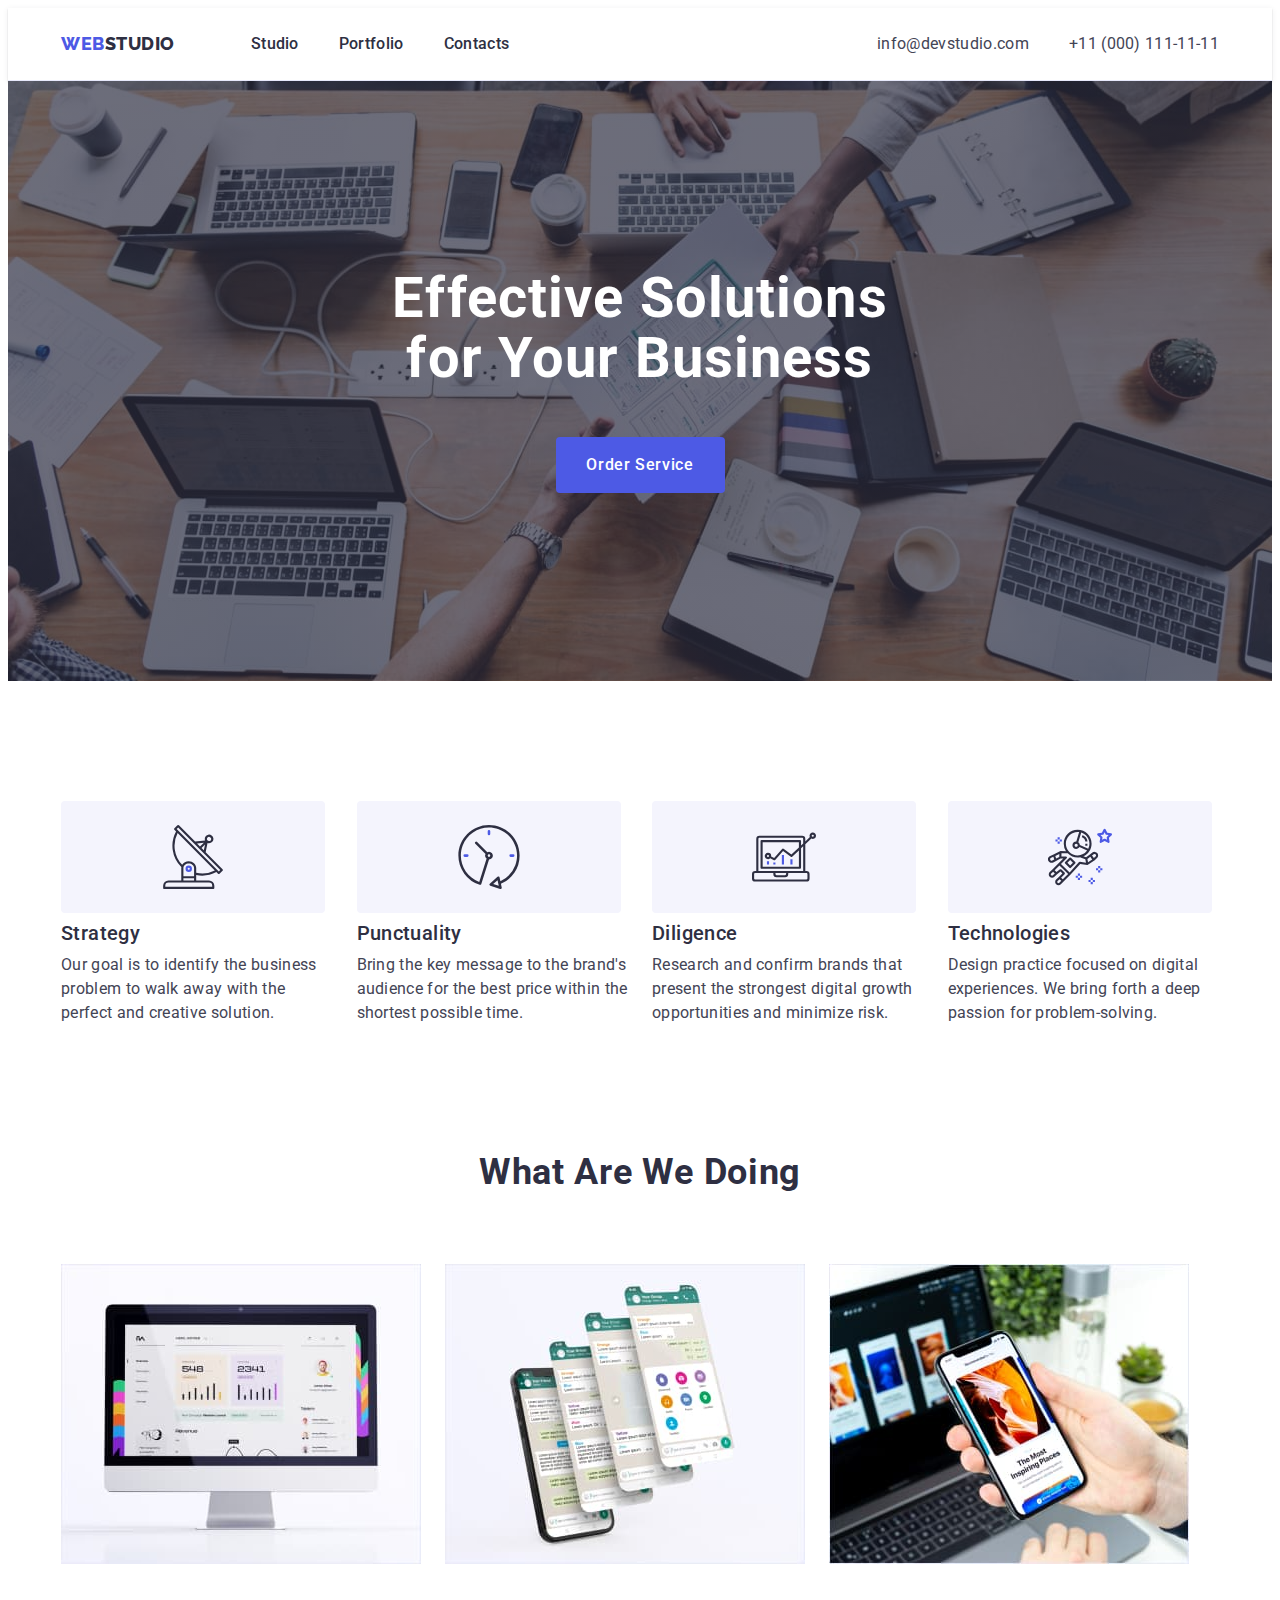
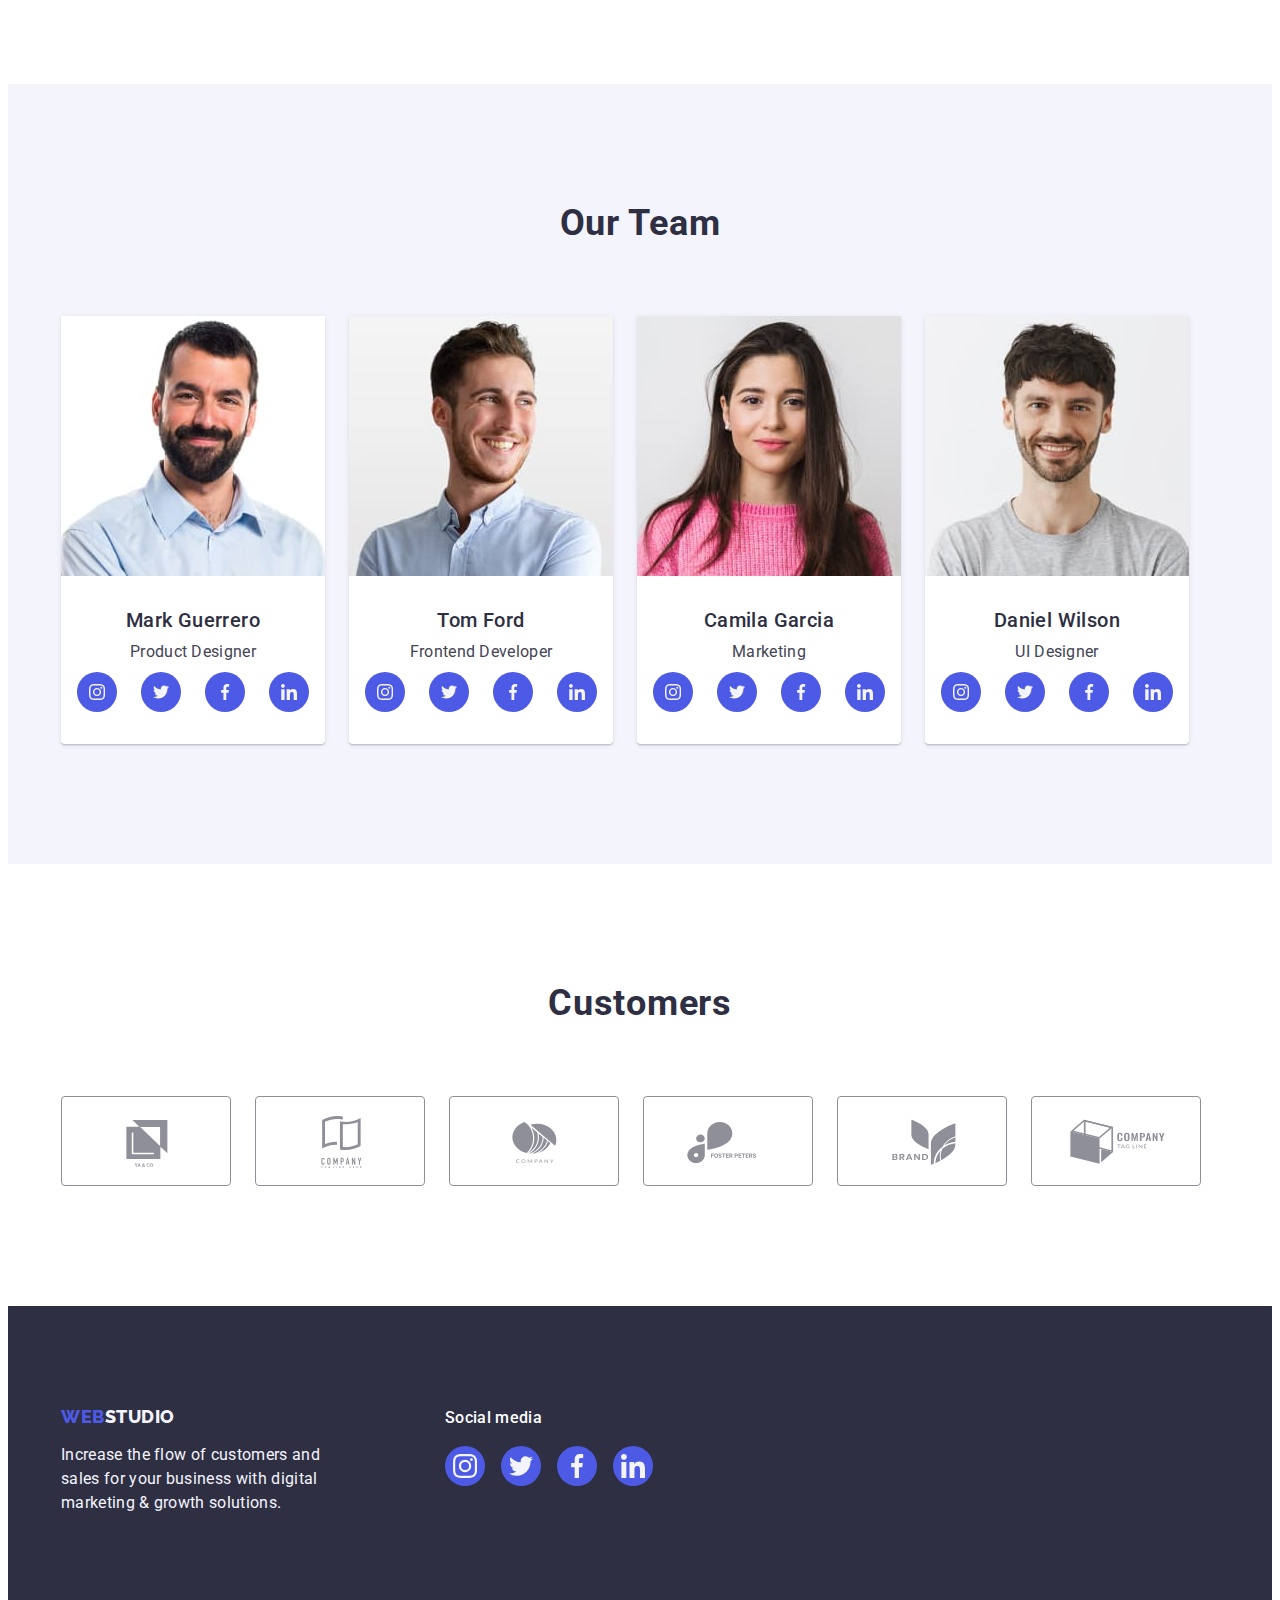
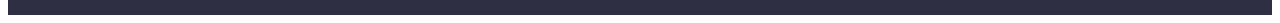
<file: index.html>
<!DOCTYPE html>
<html lang="en">
  <head>
    <meta charset="UTF-8" />
    <meta http-equiv="X-UA-Compatible" content="IE=edge" />
    <meta name="viewport" content="width=device-width, initial-scale=1.0" />
    <title>Studio</title>
    <link rel="preconnect" href="https://fonts.googleapis.com" />
    <link rel="preconnect" href="https://fonts.gstatic.com" crossorigin />
    <link
      href="https://fonts.googleapis.com/css2?family=Raleway:wght@800&family=Roboto:wght@400;500;700;900&display=swap"
      rel="stylesheet"
    />
    <link
      rel="stylesheet"
      href="https://cdnjs.cloudflare.com/ajax/libs/modern-normalize/1.1.0/modern-normalize.min.css"
      integrity="sha512-wpPYUAdjBVSE4KJnH1VR1HeZfpl1ub8YT/NKx4PuQ5NmX2tKuGu6U/JRp5y+Y8XG2tV+wKQpNHVUX03MfMFn9Q=="
      crossorigin="anonymous"
      referrerpolicy="no-referrer"
    />
    <link rel="stylesheet" href="./css/styles.css" />
  </head>
  <body>
    <!--Шапка сайту-->
    <header class="page-header">
      <div class="container page-header-container">
        <nav class="nav page-header-container">
          <a class="logo link" href="./index.html"
            >Web<span class="logo-part">Studio</span></a
          >
          <ul class="menu list">
            <li><a class="menu-item link" href="./index.html">Studio</a></li>
            <li>
              <a class="menu-item link" href="./portfolio.html">Portfolio</a>
            </li>
            <li><a class="menu-item link" href="">Contacts</a></li>
          </ul>
        </nav>
        <address class="contact-info">
          <ul class="list address page-header-container">
            <li>
              <a class="contact link" href="mailto:info@devstudio.com"
                >info@devstudio.com</a
              >
            </li>
            <li>
              <a class="contact link" href="tel:+110001111111"
                >+11 (000) 111-11-11</a
              >
            </li>
          </ul>
        </address>
      </div>
    </header>
    <main>
      <!-- HERO -->
      <section class="hero">
        <div class="container">
          <h1 class="hero-caption">Effective Solutions for Your Business</h1>
          <button class="btn-order" type="button">Order Service</button>
        </div>
      </section>
      <!-- Наші переваги -->
      <section class="section">
        <div class="container">
          <h2 class="visually-hidden">Our advantages</h2>
          <ul class="list advantages-list">
            <li class="item-advantages">
              <div class="wrap-icon">
                <svg class="icons-advantages" width="64" height="64">
                  <use href="./images/icons.svg#icon-antenna"></use>
                </svg>
              </div>
              <h3 class="title">Strategy</h3>
              <p class="description">
                Our goal is to identify the business problem to walk away with
                the perfect and creative solution.
              </p>
            </li>
            <li class="item-advantages">
              <div class="wrap-icon">
                <svg class="icons-advantages" width="64" height="64">
                  <use href="./images/icons.svg#icon-clock"></use>
                </svg>
              </div>
              <h3 class="title">Punctuality</h3>
              <p class="description">
                Bring the key message to the brand's audience for the best price
                within the shortest possible time.
              </p>
            </li>
            <li class="item-advantages">
              <div class="wrap-icon">
                <svg class="icons-advantages" width="64" height="64">
                  <use href="./images/icons.svg#icon-diagram"></use>
                </svg>
              </div>
              <h3 class="title">Diligence</h3>
              <p class="description">
                Research and confirm brands that present the strongest digital
                growth opportunities and minimize risk.
              </p>
            </li>
            <li class="item-advantages">
              <div class="wrap-icon">
                <svg class="icons-advantages" width="64" height="64">
                  <use href="./images/icons.svg#icon-astronaut"></use>
                </svg>
              </div>
              <h3 class="title">Technologies</h3>
              <p class="description">
                Design practice focused on digital experiences. We bring forth a
                deep passion for problem-solving.
              </p>
            </li>
          </ul>
        </div>
      </section>
      <!-- Що ми робимо -->
      <section class="container-wod">
        <div class="container">
          <h2 class="section-heading">What are we doing</h2>
          <ul class="list work-list">
            <li class="cards-works">
              <img
                src="./images/what-are-we-doing/pc.jpg"
                alt="computer"
                width="360"
                height="300"
              />
            </li>
            <li class="cards-works">
              <img
                src="./images/what-are-we-doing/mobile-app.jpg"
                alt="mobile applications"
                width="360"
                height="300"
              />
            </li>
            <li class="cards-works">
              <img
                src="./images/what-are-we-doing/mobile-browser.jpg"
                alt="mobile browser"
                width="360"
                height="300"
              />
            </li>
          </ul>
        </div>
      </section>
      <!-- Наша команда -->
      <section class="section-team section">
        <div class="container">
          <h2 class="section-heading">Our Team</h2>
          <ul class="list employees">
            <li class="holder">
              <img
                src="./images/team/mark-guerrero.jpg"
                alt="Mark Guerrero"
                width="264"
                height="260"
              />
              <div class="employee-desc">
                <h3 class="title">Mark Guerrero</h3>
                <p class="description">Product Designer</p>
                <ul class="social list">
                  <li class="social-items">
                    <a
                      class="social-links link"
                      href=""
                      target="_blank"
                      rel="noreferrer noopener"
                      aria-label="Instagram icon"
                    >
                      <svg class="social-icons" width="16" height="16">
                        <use href="./images/icons.svg#icon-instagram"></use>
                      </svg>
                    </a>
                  </li>
                  <li class="social-items">
                    <a
                      class="social-links link"
                      href=""
                      target="_blank"
                      rel="noreferrer noopener"
                      aria-label="Twitter icon"
                    >
                      <svg class="social-icons" width="16" height="16">
                        <use href="./images/icons.svg#icon-twitter"></use>
                      </svg>
                    </a>
                  </li>
                  <li class="social-items">
                    <a
                      class="social-links link"
                      href=""
                      target="_blank"
                      rel="noreferrer noopener"
                      aria-label="Facebook icon"
                    >
                      <svg class="social-icons" width="16" height="16">
                        <use href="./images/icons.svg#icon-facebook"></use>
                      </svg>
                    </a>
                  </li>
                  <li class="social-items">
                    <a
                      class="social-links link"
                      href=""
                      target="_blank"
                      rel="noreferrer noopener"
                      aria-label="Linkedin icon"
                    >
                      <svg class="social-icons" width="16" height="16">
                        <use href="./images/icons.svg#icon-linkedin"></use>
                      </svg>
                    </a>
                  </li>
                </ul>
              </div>
            </li>
            <li class="holder">
              <img
                src="./images/team/tom-ford.jpg"
                alt="Tom Ford"
                width="264"
                height="260"
              />
              <div class="employee-desc">
                <h3 class="title">Tom Ford</h3>
                <p class="description">Frontend Developer</p>
                <ul class="social list">
                  <li class="social-items">
                    <a
                      class="social-links link"
                      href=""
                      target="_blank"
                      rel="noreferrer noopener"
                      aria-label="Instagram icon"
                    >
                      <svg class="social-icons" width="16" height="16">
                        <use href="./images/icons.svg#icon-instagram"></use>
                      </svg>
                    </a>
                  </li>
                  <li class="social-items">
                    <a
                      class="social-links link"
                      href=""
                      target="_blank"
                      rel="noreferrer noopener"
                      aria-label="Twitter icon"
                    >
                      <svg class="social-icons" width="16" height="16">
                        <use href="./images/icons.svg#icon-twitter"></use>
                      </svg>
                    </a>
                  </li>
                  <li class="social-items">
                    <a
                      class="social-links link"
                      href=""
                      target="_blank"
                      rel="noreferrer noopener"
                      aria-label="Facebook icon"
                    >
                      <svg class="social-icons" width="16" height="16">
                        <use href="./images/icons.svg#icon-facebook"></use>
                      </svg>
                    </a>
                  </li>
                  <li class="social-items">
                    <a
                      class="social-links link"
                      href=""
                      target="_blank"
                      rel="noreferrer noopener"
                      aria-label="Linkedin icon"
                    >
                      <svg class="social-icons" width="16" height="16">
                        <use href="./images/icons.svg#icon-linkedin"></use>
                      </svg>
                    </a>
                  </li>
                </ul>
              </div>
            </li>
            <li class="holder">
              <img
                src="./images/team/camila-garcia.jpg"
                alt="Camila Garcia"
                width="264"
                height="260"
              />
              <div class="employee-desc">
                <h3 class="title">Camila Garcia</h3>
                <p class="description">Marketing</p>
                <ul class="social list">
                  <li class="social-items">
                    <a
                      class="social-links link"
                      href=""
                      target="_blank"
                      rel="noreferrer noopener"
                      aria-label="Instagram icon"
                    >
                      <svg class="social-icons" width="16" height="16">
                        <use href="./images/icons.svg#icon-instagram"></use>
                      </svg>
                    </a>
                  </li>
                  <li class="social-items">
                    <a
                      class="social-links link"
                      href=""
                      target="_blank"
                      rel="noreferrer noopener"
                      aria-label="Twitter icon"
                    >
                      <svg class="social-icons" width="16" height="16">
                        <use href="./images/icons.svg#icon-twitter"></use>
                      </svg>
                    </a>
                  </li>
                  <li class="social-items">
                    <a
                      class="social-links link"
                      href=""
                      target="_blank"
                      rel="noreferrer noopener"
                      aria-label="Facebook icon"
                    >
                      <svg class="social-icons" width="16" height="16">
                        <use href="./images/icons.svg#icon-facebook"></use>
                      </svg>
                    </a>
                  </li>
                  <li class="social-items">
                    <a
                      class="social-links link"
                      href=""
                      target="_blank"
                      rel="noreferrer noopener"
                      aria-label="Linkedin icon"
                    >
                      <svg class="social-icons" width="16" height="16">
                        <use href="./images/icons.svg#icon-linkedin"></use>
                      </svg>
                    </a>
                  </li>
                </ul>
              </div>
            </li>
            <li class="holder">
              <img
                src="./images/team/daniel-wilson.jpg"
                alt="Daniel Wilson"
                width="264"
                height="260"
              />
              <div class="employee-desc">
                <h3 class="title">Daniel Wilson</h3>
                <p class="description">UI Designer</p>
                <ul class="social list">
                  <li class="social-items">
                    <a
                      class="social-links link"
                      href=""
                      target="_blank"
                      rel="noreferrer noopener"
                      aria-label="Instagram icon"
                    >
                      <svg class="social-icons" width="16" height="16">
                        <use href="./images/icons.svg#icon-instagram"></use>
                      </svg>
                    </a>
                  </li>
                  <li class="social-items">
                    <a
                      class="social-links link"
                      href=""
                      target="_blank"
                      rel="noreferrer noopener"
                      aria-label="Twitter icon"
                    >
                      <svg class="social-icons" width="16" height="16">
                        <use href="./images/icons.svg#icon-twitter"></use>
                      </svg>
                    </a>
                  </li>
                  <li class="social-items">
                    <a
                      class="social-links link"
                      href=""
                      target="_blank"
                      rel="noreferrer noopener"
                      aria-label="Facebook icon"
                    >
                      <svg class="social-icons" width="16" height="16">
                        <use href="./images/icons.svg#icon-facebook"></use>
                      </svg>
                    </a>
                  </li>
                  <li class="social-items">
                    <a
                      class="social-links link"
                      href=""
                      target="_blank"
                      rel="noreferrer noopener"
                      aria-label="Linkedin icon"
                    >
                      <svg class="social-icons" width="16" height="16">
                        <use href="./images/icons.svg#icon-linkedin"></use>
                      </svg>
                    </a>
                  </li>
                </ul>
              </div>
            </li>
          </ul>
        </div>
      </section>
      <!-- Customers -->
      <section class="section">
        <div class="container">
          <h2 class="section-heading">Customers</h2>
          <ul class="customers list">
            <li class="customers-item">
              <a
                class="customers-link"
                href=""
                target="_blank"
                rel="noopener noreferrer"
                aria-label="icon-client1"
              >
                <svg class="customers-icon" width="104" height="56">
                  <use href="./images/icons.svg#icon-logo-client-1"></use>
                </svg>
              </a>
            </li>
            <li class="customers-item">
              <a
                class="customers-link"
                href=""
                target="_blank"
                rel="noopener noreferrer"
                aria-label="icon client2"
              >
                <svg class="customers-icon" width="104" height="56">
                  <use href="./images/icons.svg#icon-Logo-client-2"></use>
                </svg>
              </a>
            </li>
            <li class="customers-item">
              <a
                class="customers-link"
                href=""
                target="_blank"
                rel="noopener noreferrer"
                aria-label="icon client3"
              >
                <svg class="customers-icon" width="104" height="56">
                  <use href="./images/icons.svg#icon-Logo-client-3"></use>
                </svg>
              </a>
            </li>
            <li class="customers-item">
              <a
                class="customers-link"
                href=""
                target="_blank"
                rel="noopener noreferrer"
                aria-label="icon client4"
              >
                <svg class="customers-icon" width="104" height="56">
                  <use href="./images/icons.svg#icon-Logo-client-4"></use>
                </svg>
              </a>
            </li>
            <li class="customers-item">
              <a
                class="customers-link"
                href=""
                target="_blank"
                rel="noopener noreferrer"
                aria-label="icon client5"
              >
                <svg class="customers-icon" width="104" height="56">
                  <use href="./images/icons.svg#icon-Logo-client-5"></use>
                </svg>
              </a>
            </li>
            <li class="customers-item">
              <a
                class="customers-link"
                href=""
                target="_blank"
                rel="noopener noreferrer"
                aria-label="icon client6"
              >
                <svg class="customers-icon" width="104" height="56">
                  <use href="./images/icons.svg#icon-Logo-client-6"></use>
                </svg>
              </a>
            </li>
          </ul>
        </div>
      </section>
    </main>

    <!--------------- Футер----------- -->
    <footer class="container-footer">
      <div class="container wrap-footer">
        <!-- Left-side -->
        <div class="left-side">
          <a class="bottom-logo link" href="./index.html">
            Web<span class="part-logo">Studio</span>
          </a>
          <p class="footer-text">
            Increase the flow of customers and sales for your business with
            digital marketing & growth solutions.
          </p>
        </div>
        <!-- Right side -->
        <div class="right-side">
          <p class="title-right">Social media</p>
          <ul class="social-footer list">
            <li class="social-footer-item">
              <a
                class="social-footer-link"
                href=""
                target="_blank"
                rel="noopener noreferrer"
                aria-label="icon instagram"
              >
                <svg class="footer-icons" width="24" height="24">
                  <use href="./images/icons.svg#icon-instagram-logo"></use>
                </svg>
              </a>
            </li>
            <li class="social-footer-item">
              <a
                class="social-footer-link"
                href=""
                target="_blank"
                rel="noopener noreferrer"
                aria-label="icon twitter"
              >
                <svg class="footer-icons" width="24" height="24">
                  <use href="./images/icons.svg#icon-twitter-logo"></use>
                </svg>
              </a>
            </li>
            <li class="social-footer-item">
              <a
                class="social-footer-link"
                href=""
                target="_blank"
                rel="noopener noreferrer"
                aria-label="icon facebook"
              >
                <svg class="footer-icons" width="24" height="24">
                  <use href="./images/icons.svg#icon-facebook-logo"></use>
                </svg>
              </a>
            </li>
            <li class="social-footer-item">
              <a
                class="social-footer-link"
                href=""
                target="_blank"
                rel="noopener noreferrer"
                aria-label="icon linkedin"
              >
                <svg class="footer-icons" width="24" height="24">
                  <use href="./images/icons.svg#icon-linkedin-logo"></use>
                </svg>
              </a>
            </li>
          </ul>
        </div>
      </div>
    </footer>
  </body>
</html>
</file>
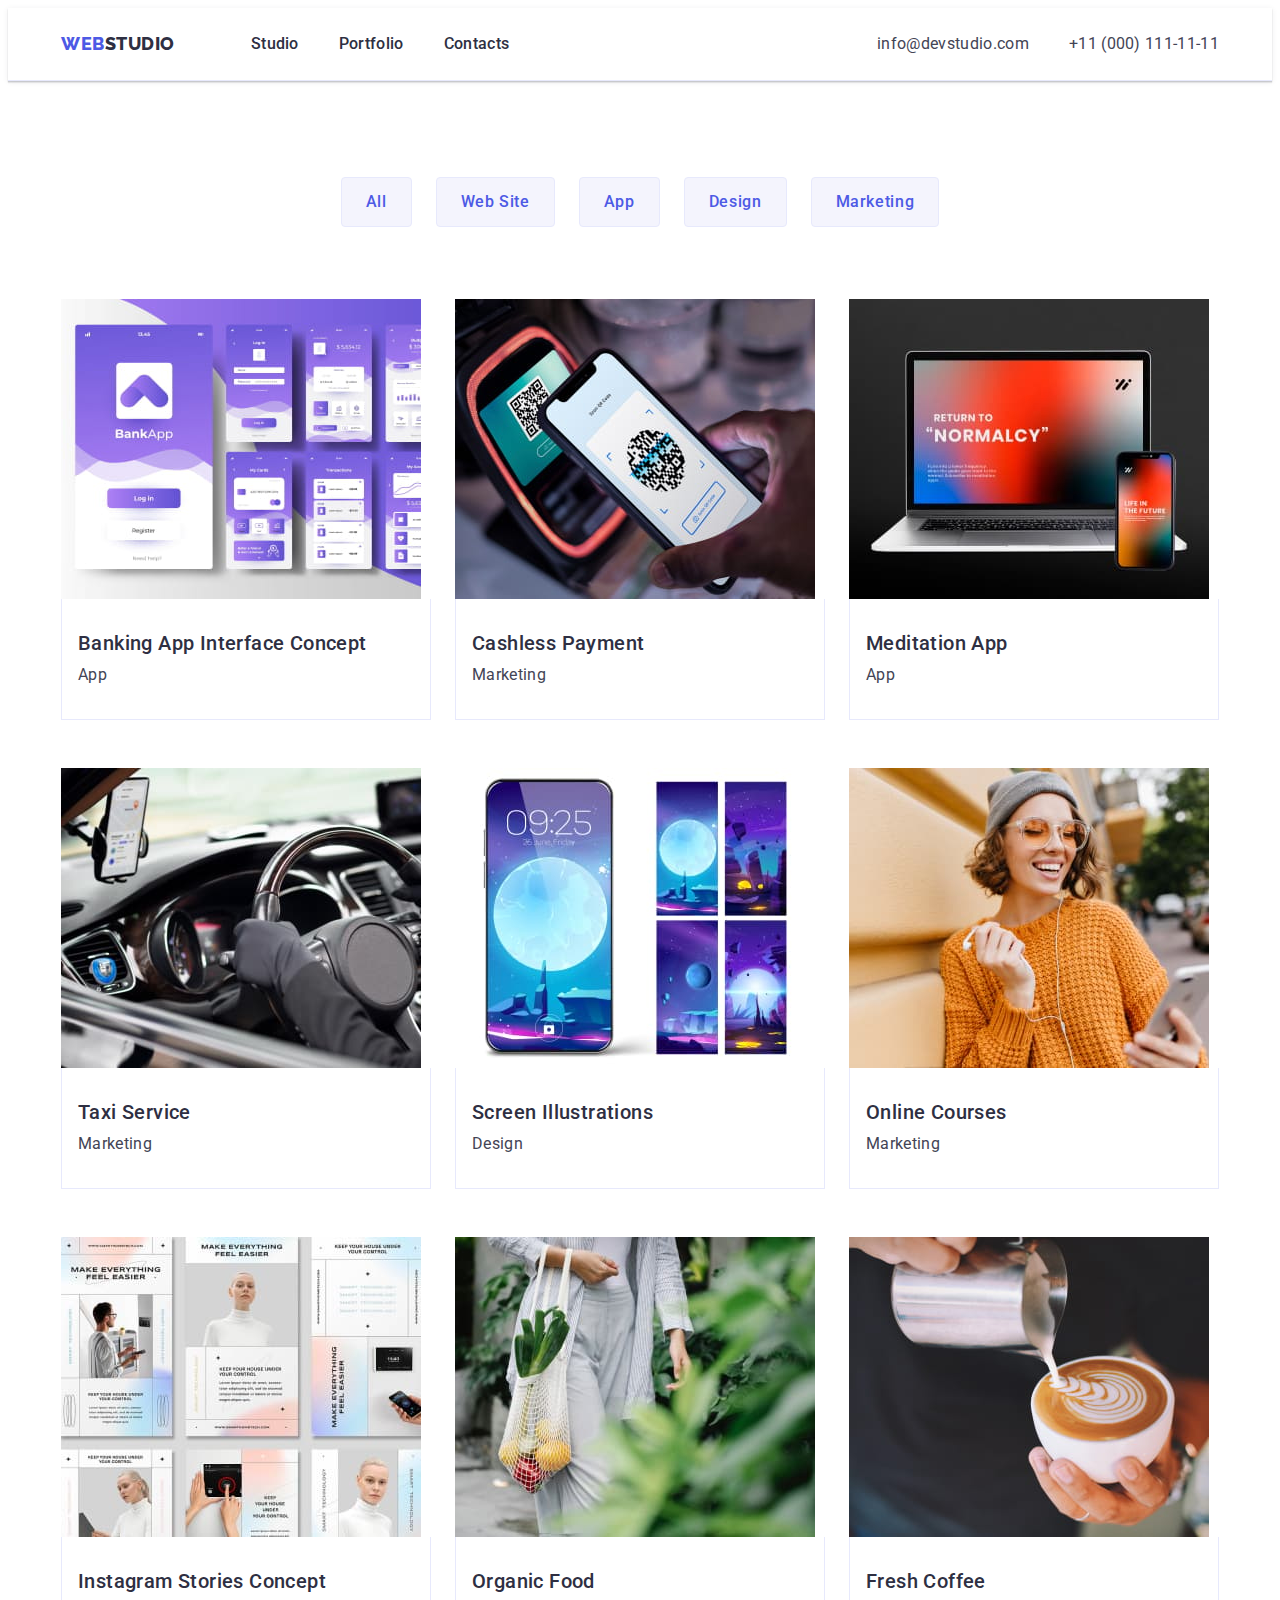
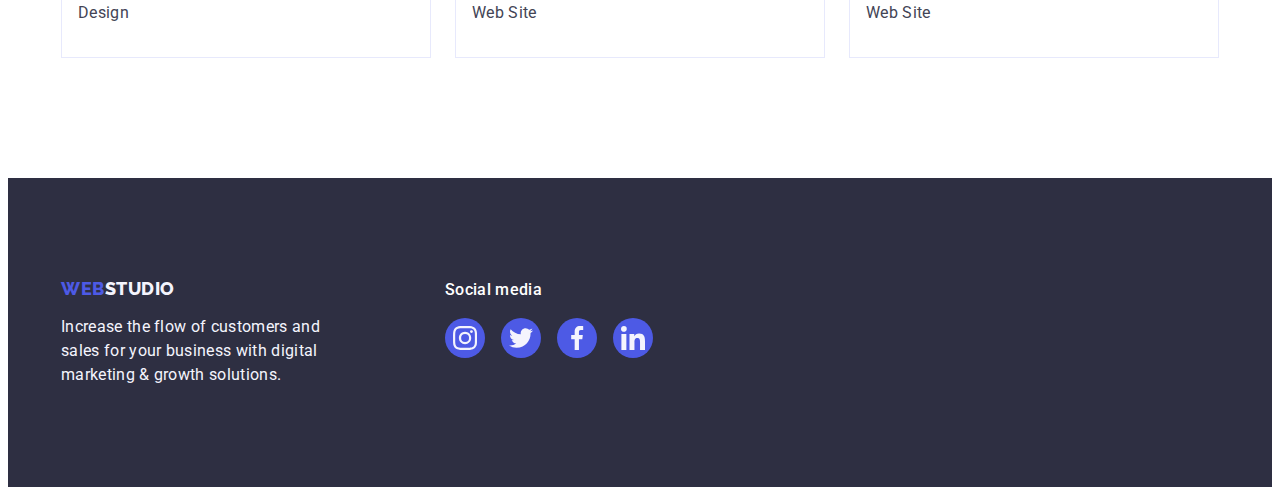
<file: portfolio.html>
<!DOCTYPE html>
<html lang="en">
  <head>
    <meta charset="UTF-8" />
    <meta http-equiv="X-UA-Compatible" content="IE=edge" />
    <meta name="viewport" content="width=device-width, initial-scale=1.0" />
    <title>Portfolio</title>
    <link rel="preconnect" href="https://fonts.googleapis.com" />
    <link rel="preconnect" href="https://fonts.gstatic.com" crossorigin />
    <link
      href="https://fonts.googleapis.com/css2?family=Raleway:wght@800&family=Roboto:wght@400;500;700;900&display=swap"
      rel="stylesheet"
    />
    <link
      rel="stylesheet"
      href="https://cdnjs.cloudflare.com/ajax/libs/modern-normalize/1.1.0/modern-normalize.min.css"
      integrity="sha512-wpPYUAdjBVSE4KJnH1VR1HeZfpl1ub8YT/NKx4PuQ5NmX2tKuGu6U/JRp5y+Y8XG2tV+wKQpNHVUX03MfMFn9Q=="
      crossorigin="anonymous"
      referrerpolicy="no-referrer"
    />
    <link rel="stylesheet" href="./css/styles.css" />
  </head>
  <body>
    <!--Шапка сайту-->
    <header class="page-header">
      <div class="container page-header-container">
        <nav class="nav page-header-container">
          <a class="logo link" href="./index.html"
            >Web<span class="logo-part">Studio</span></a
          >
          <ul class="menu list">
            <li><a class="menu-item link" href="./index.html">Studio</a></li>
            <li>
              <a class="menu-item link" href="./portfolio.html">Portfolio</a>
            </li>
            <li><a class="menu-item link" href="">Contacts</a></li>
          </ul>
        </nav>
        <address class="contact-info">
          <ul class="list address page-header-container">
            <li>
              <a class="contact link" href="mailto:info@devstudio.com"
                >info@devstudio.com</a
              >
            </li>
            <li>
              <a class="contact link" href="tel:+110001111111"
                >+11 (000) 111-11-11</a
              >
            </li>
          </ul>
        </address>
      </div>
    </header>
    <main>
      <section class="portfolio-page">
        <div class="container">
          <h1 class="visually-hidden">Examples of our work</h1>
          <!-- Кнопки для фільтрації -->
          <ul class="list buttons-portfolio">
            <li><button class="filter-buttons" type="button">All</button></li>
            <li>
              <button class="filter-buttons" type="button">Web Site</button>
            </li>
            <li><button class="filter-buttons" type="button">App</button></li>
            <li>
              <button class="filter-buttons" type="button">Design</button>
            </li>
            <li>
              <button class="filter-buttons" type="button">Marketing</button>
            </li>
          </ul>
          <!-- Види робіт -->

          <ul class="list examples-list">
            <li class="examples-list-link">
              <a class="link more" href="">
                <img
                  src="./images/examples-of-our-work/banking-app.jpg"
                  alt="Banking App"
                  width="360"
                  height="300"
                />
                <div class="examples-item">
                  <h2 class="work-title">Banking App Interface Concept</h2>
                  <p class="work-desc">App</p>
                </div></a
              >
            </li>

            <li class="examples-list-link">
              <a class="link more" href="">
                <img
                  src="./images/examples-of-our-work/cashless-payment.jpg"
                  alt="Cashless Payment"
                  width="360"
                  height="300"
                />
                <div class="examples-item">
                  <h2 class="work-title">Cashless Payment</h2>
                  <p class="work-desc">Marketing</p>
                </div></a
              >
            </li>

            <li class="examples-list-link">
              <a class="link more" href="">
                <img
                  src="./images/examples-of-our-work/meditation-app.jpg"
                  alt="meditation app"
                  width="360"
                  height="300"
                />
                <div class="examples-item">
                  <h2 class="work-title">Meditation App</h2>
                  <p class="work-desc">App</p>
                </div></a
              >
            </li>

            <li class="examples-list-link">
              <a class="link more" href="">
                <img
                  src="./images/examples-of-our-work/taxi-service.jpg"
                  alt="Taxi Service"
                  width="360"
                  height="300"
                />
                <div class="examples-item">
                  <h2 class="work-title">Taxi Service</h2>
                  <p class="work-desc">Marketing</p>
                </div></a
              >
            </li>

            <li class="examples-list-link">
              <a class="link more" href="">
                <img
                  src="./images/examples-of-our-work/screen-illustrations.jpg"
                  alt="Screen Illustrations"
                  width="360"
                  height="300"
                />
                <div class="examples-item">
                  <h2 class="work-title">Screen Illustrations</h2>
                  <p class="work-desc">Design</p>
                </div></a
              >
            </li>

            <li class="examples-list-link">
              <a class="link more" href="">
                <img
                  src="./images/examples-of-our-work/online-courses.jpg"
                  alt="Online Courses"
                  width="360"
                  height="300"
                />
                <div class="examples-item">
                  <h2 class="work-title">Online Courses</h2>
                  <p class="work-desc">Marketing</p>
                </div></a
              >
            </li>

            <li class="examples-list-link">
              <a class="link more" href="">
                <img
                  src="./images/examples-of-our-work/instagram-stories-concept.jpg"
                  alt="Design for Instagram"
                  width="360"
                  height="300"
                />
                <div class="examples-item">
                  <h2 class="work-title">Instagram Stories Concept</h2>
                  <p class="work-desc">Design</p>
                </div></a
              >
            </li>

            <li class="examples-list-link">
              <a class="link more" href="">
                <img
                  src="./images/examples-of-our-work/organic-food.jpg"
                  alt="Organic food"
                  width="360"
                  height="300"
                />
                <div class="examples-item">
                  <h2 class="work-title">Organic Food</h2>
                  <p class="work-desc">Web Site</p>
                </div></a
              >
            </li>

            <li class="examples-list-link">
              <a class="link more" href="">
                <img
                  src="./images/examples-of-our-work/fresh-coffee.jpg"
                  alt="Coffee"
                  width="360"
                  height="300"
                />
                <div class="examples-item">
                  <h2 class="work-title">Fresh Coffee</h2>
                  <p class="work-desc">Web Site</p>
                </div></a
              >
            </li>
          </ul>
        </div>
      </section>
    </main>
    <!-- Футер -->
    <footer class="container-footer">
      <div class="container wrap-footer">
        <!-- Left-side -->
        <div class="left-side">
          <a class="bottom-logo link" href="./index.html">
            Web<span class="part-logo">Studio</span>
          </a>
          <p class="footer-text">
            Increase the flow of customers and sales for your business with
            digital marketing & growth solutions.
          </p>
        </div>
        <!-- Right side -->
        <div class="right-side">
          <p class="title-right">Social media</p>
          <ul class="social-footer list">
            <li class="social-footer-item">
              <a
                class="social-footer-link"
                href=""
                target="_blank"
                rel="noopener noreferrer"
                aria-label="icon instagram"
              >
                <svg class="footer-icons" width="24" height="24">
                  <use href="./images/icons.svg#icon-instagram-logo"></use>
                </svg>
              </a>
            </li>
            <li class="social-footer-item">
              <a
                class="social-footer-link"
                href=""
                target="_blank"
                rel="noopener noreferrer"
                aria-label="icon twitter"
              >
                <svg class="footer-icons" width="24" height="24">
                  <use href="./images/icons.svg#icon-twitter-logo"></use>
                </svg>
              </a>
            </li>
            <li class="social-footer-item">
              <a
                class="social-footer-link"
                href=""
                target="_blank"
                rel="noopener noreferrer"
                aria-label="icon facebook"
              >
                <svg class="footer-icons" width="24" height="24">
                  <use href="./images/icons.svg#icon-facebook-logo"></use>
                </svg>
              </a>
            </li>
            <li class="social-footer-item">
              <a
                class="social-footer-link"
                href=""
                target="_blank"
                rel="noopener noreferrer"
                aria-label="icon linkedin"
              >
                <svg class="footer-icons" width="24" height="24">
                  <use href="./images/icons.svg#icon-linkedin-logo"></use>
                </svg>
              </a>
            </li>
          </ul>
        </div>
      </div>
    </footer>
  </body>
</html>
</file>
<file: css/styles.css>
:root {
  --primary-text-color: #434455;
  --secondary-text-color: #2e2f42;
  --primary-background-color: #ffffff;
  --color-logo: #4d5ae5;
}
body {
  font-family: "Roboto", sans-serif;
  font-size: 16px;
  color: var(--primary-text-color);
  font-weight: 400;
  background-color: var(--primary-background-color);
}
h1,
h2,
h3,
h4,
p,
ul {
  margin-top: 0;
  margin-bottom: 0;
}
ul {
  padding-left: 0;
}
img {
  display: block;
  max-width: 100%;
  height: auto;
}
.list {
  list-style: none;
  display: flex;
}
.link {
  text-decoration: none;
}
/* =============COMPONENTS============= */
.title {
  font-weight: 500;
  font-size: 20px;
  line-height: 1.2;
  letter-spacing: 0.02em;
  color: var(--secondary-text-color);
}

.description {
  line-height: 1.5;
  letter-spacing: 0.02em;
  margin-bottom: 8px;
}

.section-heading {
  font-weight: 700;
  font-size: 36px;
  line-height: 1.11;
  letter-spacing: 0.02em;
  text-transform: capitalize;
  color: var(--secondary-text-color);
  text-align: center;
  margin-bottom: 72px;
}
.section {
  padding: 120px 0;
}

.container {
  width: 1158px;
  margin: 0 auto;
  padding: 0 15px;
}
.visually-hidden {
  position: absolute;
  width: 1px;
  height: 1px;
  margin: -1px;
  border: 0;
  padding: 0;
  white-space: nowrap;
  clip-path: inset(100%);
  clip: rect(0 0 0 0);
  overflow: hidden;
}
/* =============/COMPONENTS============= */

/* =============Шапка============= */
.logo {
  font-family: "Raleway", sans-serif;
  font-weight: 800;
  font-size: 18px;
  line-height: 1.17;
  margin-right: 76px;
  align-items: center;
  letter-spacing: 0.03em;
  text-transform: uppercase;
  color: #4d5ae5;
  padding-top: 24px;
  padding-bottom: 24px;
}
.logo-part {
  color: var(--secondary-text-color);
}
.menu {
  display: flex;
}
.menu-item {
  font-weight: 500;
  line-height: 1.5;
  letter-spacing: 0.02em;
  color: var(--secondary-text-color);
  padding-top: 24px;
  padding-bottom: 24px;
  display: block;
}
.menu :not(:last-child) {
  margin-right: 40px;
}

.menu-item:hover,
.menu-item:focus {
  color: #404bbf;
}
.contact-info {
  font-style: normal;
  margin-left: auto;
}
.contact {
  line-height: 1.5;
  letter-spacing: 0.02em;
  font-style: normal;
  color: var(--primary-text-color);
  padding-top: 24px;
  padding-bottom: 24px;
  display: block;
}

.contact:hover,
.contact:focus {
  color: #404bbf;
}

.page-header-container {
  display: flex;
  align-items: center;
}
.page-header {
  border-bottom: 1px solid #e7e9fc;
  box-shadow: 0px 2px 1px rgba(46, 47, 66, 0.08),
    0px 1px 1px rgba(46, 47, 66, 0.16), 0px 1px 6px rgba(46, 47, 66, 0.08);
}
.address :not(:last-child) {
  margin-right: 40px;
}

/* =================/Шапка=============== */

/* =============HERO STUDIO============= */
.hero {
  padding-top: 188px;
  padding-bottom: 188px;
  background: #2e2f42;
  max-height: 600px;
  max-width: 1440px;
  margin-left: auto;
  margin-right: auto;
  background-repeat: no-repeat;
  background-position: center;
  background-size: cover;
  background-image: linear-gradient(
      rgba(46, 47, 66, 0.7),
      rgba(46, 47, 66, 0.7)
    ),
    url(../images/hero-background/people-office-hero.jpg);
}

.hero-caption {
  font-weight: 700;
  font-size: 56px;
  line-height: 1.07;
  letter-spacing: 0.02em;
  color: #ffffff;
  text-align: center;
  margin-bottom: 48px;
  max-width: 496px;
  margin-left: auto;
  margin-right: auto;
}
.btn-order {
  background: var(--color-logo);
  font-weight: 500;
  line-height: 1.5;
  display: block;
  align-items: center;
  letter-spacing: 0.04em;
  color: #ffffff;
  font-family: "Roboto", sans-serif;
  font-size: 16px;
  letter-spacing: 0.04em;
  margin: 0 auto;
  padding-top: 14.22px;
  padding-right: 30.22px;
  padding-bottom: 14.22px;
  padding-left: 30.22px;
  min-width: 169px;
  height: 56px;
  border-radius: 4px;
  border-color: var(--color-logo);
  border: none;
}

.btn-order {
  cursor: pointer;
}
.btn-order:hover,
.btn-order:focus {
  background: #404bbf;
}

/* =============/HERO STUDIO============= */

/**
  |============================
  | Advantages
  |============================
*/
.list .title {
  margin-bottom: 8px;
}
.advantages-list {
  gap: 24px;
}
.item-advantages {
  flex-basis: calc((100% - (3 * 24px)) / 4);
}

.wrap-icon {
  display: flex;
  align-items: center;
  justify-content: center;
  width: 264px;
  height: 112px;
  background-color: #f4f4fd;
  border-radius: 4px;
  margin-bottom: 8px;
}
/**
  |============================
  | /Advantages
  |============================
*/

/* =============What are we doing============= */
.container-wod {
  padding-bottom: 120px;
}
.work-list :not(:last-child) {
  margin-right: 24px;
}
.cards-works {
  flex-basis: calc((100%-24px * 2) / 3);
}
/* =============/What are we doing============= */

/* =============OUR TEAM============= */
.section-team {
  background-color: #f4f4fd;
}
.holder {
  background-color: #ffffff;
  box-shadow: 0px 1px 6px rgba(46, 47, 66, 0.08),
    0px 1px 1px rgba(46, 47, 66, 0.16), 0px 2px 1px rgba(46, 47, 66, 0.08);
  border-radius: 0px 0px 4px 4px;
}
.holder:not(:last-child) {
  margin-right: 24px;
}
.employees {
  flex-basis: calc((100%- 24px * 3) / 4);
}
.employee-desc {
  text-align: center;
  padding-top: 32px;
  padding-bottom: 32px;
}

.social {
  justify-content: center;
  align-items: center;
  gap: 24px;
}

.social-links {
  display: flex;
  width: 40px;
  height: 40px;
  background-color: var(--color-logo);
  align-items: center;
  justify-content: center;
  border-radius: 50%;
}
.social-icons {
  fill: #f4f4fd;
}
.social-links:hover,
.social-links:focus {
  background-color: #404bbf;
}

/* =============/OUR TEAM============= */

/* =============Customers============= */
.section-heading {
  line-height: 1.1;
}

.customers-link {
  display: flex;
  width: 168px;
  height: 88px;
  justify-content: center;
  align-items: center;
  color: #8e8f99;
  border: 1px solid #8e8f99;
  border-radius: 4px;
}
.customers-icon {
  fill: currentColor;
}
.customers-link:hover,
.customers-link:focus {
  color: #404bbf;
  border: 1px solid #404bbf;
}
.customers {
  gap: 24px;
}

/* =============/Customers============= */

/* =============Footer============= */

.footer-text {
  width: 264px;
  font-size: 16px;
  line-height: 1.5;
  letter-spacing: 0.02em;
}

.container-footer {
  background: #2e2f42;
  color: #f4f4fd;
  padding: 100px 0 100px;
}
.bottom-logo {
  font-family: "Raleway", sans-serif;
  font-weight: 800;
  font-size: 18px;
  line-height: 1.17;
  display: flex;
  align-items: center;
  letter-spacing: 0.03em;
  text-transform: uppercase;
  color: #4d5ae5;
  margin-bottom: 16px;
  display: inline-block;
}
.part-logo {
  color: #f4f4fd;
}
.wrap-footer {
  display: flex;
  align-items: baseline;
}
.left-side {
  margin-right: 120px;
}
.title-right {
  font-weight: 500;
  font-size: 16px;
  line-height: 1.5;
  letter-spacing: 0.02em;
  margin-bottom: 16px;
  color: var(--primary-background-color);
}
.social-footer-link {
  display: flex;
  width: 40px;
  height: 40px;
  align-items: center;
  justify-content: center;
  background-color: var(--color-logo);
  border-radius: 50%;
  fill: #f4f4fd;
}
.social-footer-link:hover,
.social-footer-link:focus {
  background-color: #31d0aa;
}
.social-footer {
  gap: 16px;
  justify-content: space-between;
  align-items: center;
}
/* =============/Footer============= */

/* =============Portfolio============= */
.portfolio-page {
  padding-top: 96px;
  padding-bottom: 120px;
}
.filter-buttons {
  font-family: "Roboto", sans-serif;
  font-size: 16px;
  font-weight: 500;
  line-height: 1.5;
  text-align: center;
  letter-spacing: 0.04em;
  color: var(--color-logo);
  background: #f4f4fd;
  border: 1px solid #e7e9fc;
  border-radius: 4px;
  padding-top: 12px;
  padding-right: 24px;
  padding-bottom: 12px;
  padding-left: 24px;
}

.filter-buttons:hover,
.filter-buttons:focus {
  color: #ffffff;
  background-color: #404bbf;
  border: 1px solid transparent;
  box-shadow: 0px 3px 1px rgba(0, 0, 0, 0.1), 0px 2px 1px rgba(0, 0, 0, 0.08),
    0px 2px 2px rgba(0, 0, 0, 0.12);
  border-radius: 4px;
}

.filter-buttons {
  cursor: pointer;
}

.work-title {
  font-weight: 500;
  font-size: 20px;
  line-height: 1.2;
  letter-spacing: 0.02em;
  color: var(--secondary-text-color);
  margin-bottom: 8px;
}
.work-desc {
  line-height: 1.5;
  letter-spacing: 0.02em;
  font-size: 16px;
  line-height: 1.5;
  color: var(--primary-text-color);
}
.examples-list {
  display: flex;
  flex-wrap: wrap;
  column-gap: 24px;
  row-gap: 48px;
}

.examples-list-link {
  flex-basis: calc((100% - 48px) / 3);
}

.examples-item {
  padding: 32px 16px;
  border: 1px solid #e7e9fc;
  border-top: none;
}
.buttons-portfolio {
  margin-bottom: 72px;
  justify-content: center;
}
.buttons-portfolio :not(:last-child) {
  margin-right: 24px;
}
.more {
  display: block;
}
.more:hover,
.more:focus {
  
  box-shadow: 0px 1px 6px rgba(46, 47, 66, 0.08),
    0px 1px 1px rgba(46, 47, 66, 0.16), 0px 2px 1px rgba(46, 47, 66, 0.08);
}
/* =============/Portfolio=========:==== */
</file>
